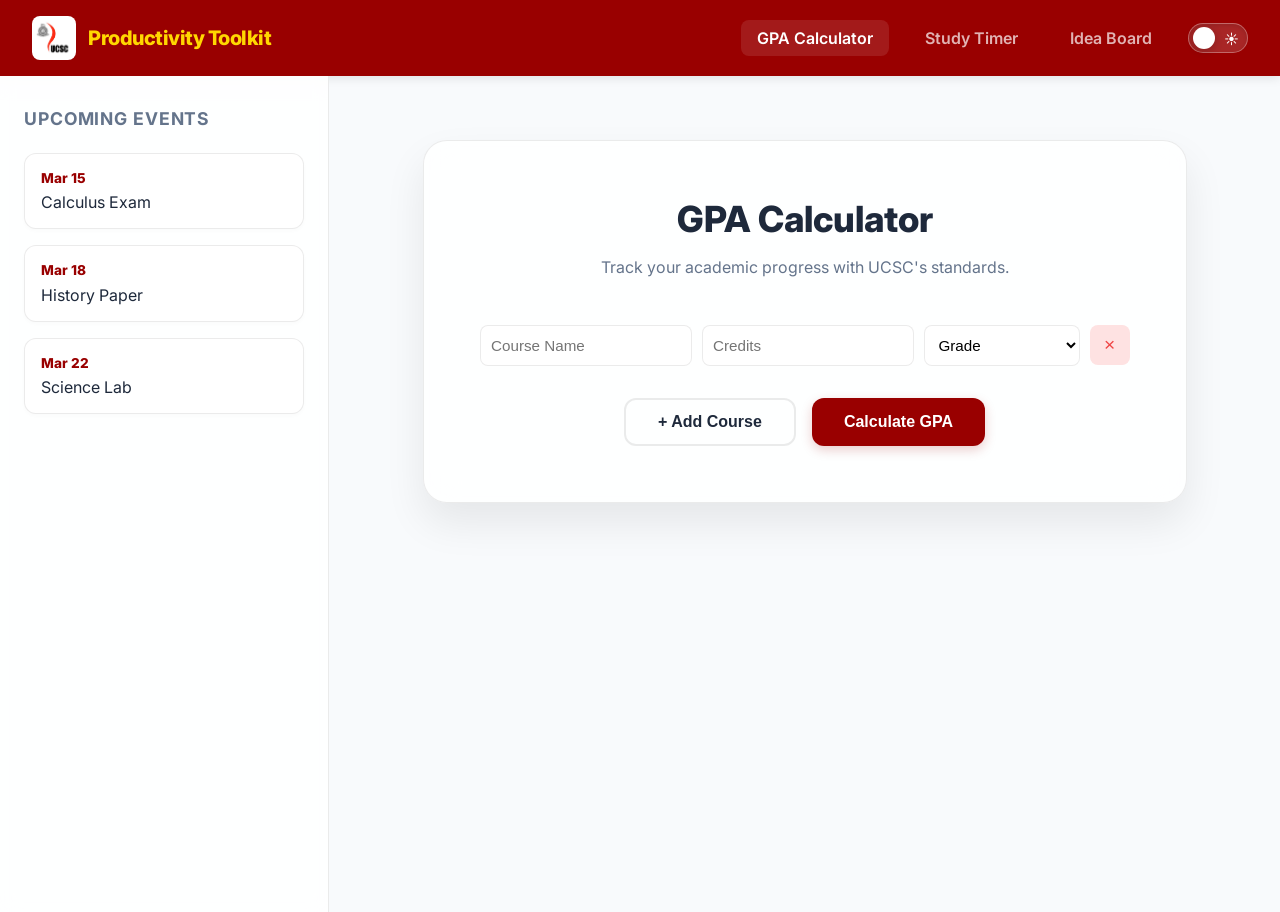
<file: productivity-app/index.html>
<!DOCTYPE html>
<html lang="en">
<head>
    <meta charset="UTF-8">
    <meta name="viewport" content="width=device-width, initial-scale=1.0">
    <title>Student Productivity Toolkit</title>
    <link href="https://fonts.googleapis.com/css2?family=Inter:wght@400;600;700;800&display=swap" rel="stylesheet">
    <link rel="stylesheet" href="style.css">
</head>
<body>
    <nav class="navbar">
        <div class="logo">
            <img src="../Docs/327162517_582127033332355_5263584791571388767_n.jpg" alt="UCSC Logo" class="logo-img">
            Productivity Toolkit
        </div>
        <ul class="nav-links">
            <li><a href="#" class="nav-item active" data-section="gpa-calc">GPA Calculator</a></li>
            <li><a href="#" class="nav-item" data-section="study-timer">Study Timer</a></li>
            <li><a href="#" class="nav-item" data-section="idea-board">Idea Board</a></li>
            <li>
                <label class="theme-switch" for="checkbox">
                    <input type="checkbox" id="checkbox" />
                    <div class="slider"></div>
                </label>
            </li>
        </ul>
    </nav>

    <div class="page-layout">
        <aside class="sidebar">
            <h3>Upcoming Events</h3>
            <ul class="event-list">
                <li><strong>Mar 15</strong> Calculus Exam</li>
                <li><strong>Mar 18</strong> History Paper</li>
                <li><strong>Mar 22</strong> Science Lab</li>
            </ul>
        </aside>

        <main class="main-content">
            <!-- GPA Calculator Section -->
            <section id="gpa-calc" class="content-section">
                <div class="glass-card fade-in">
                    <h1>GPA Calculator</h1>
                    <p>Track your academic progress with UCSC's standards.</p>
                    
                    <div id="course-list">
                        <div class="course-row">
                            <input type="text" placeholder="Course Name" class="course-name">
                            <input type="number" placeholder="Credits" class="course-credits" min="0" step="0.5">
                            <select class="course-grade">
                                <option value="" disabled selected>Grade</option>
                                <option value="4.0">A+ / A</option>
                                <option value="3.7">A-</option>
                                <option value="3.3">B+</option>
                                <option value="3.0">B</option>
                                <option value="2.7">B-</option>
                                <option value="2.3">C+</option>
                                <option value="2.0">C</option>
                                <option value="1.7">C-</option>
                                <option value="1.3">D+</option>
                                <option value="1.0">D</option>
                                <option value="0.0">F</option>
                            </select>
                            <button class="remove-btn">&times;</button>
                        </div>
                    </div>

                    <div class="calculator-actions">
                        <button id="add-course-btn" class="secondary-btn">+ Add Course</button>
                        <button id="calculate-btn" class="primary-btn">Calculate GPA</button>
                    </div>

                    <div id="gpa-result" class="result-display hidden">
                        <h3>Overall GPA</h3>
                        <span id="gpa-score">0.00</span>
                    </div>
                </div>
            </section>

            <!-- Study Timer Section -->
            <section id="study-timer" class="content-section hidden">
                <div class="glass-card fade-in">
                    <h1>Study Timer</h1>
                    <p>Stay focused with the Pomodoro technique.</p>
                    
                    <div class="timer-container">
                        <div id="timer-display" class="timer-display">25:00</div>
                        
                        <div class="timer-controls">
                            <button id="start-btn" class="primary-btn">Start</button>
                            <button id="pause-btn" class="secondary-btn">Pause</button>
                            <button id="reset-btn" class="secondary-btn">Reset</button>
                        </div>
                    </div>

                    <div class="timer-modes">
                        <button class="mode-btn active" data-minutes="25">Pomodoro</button>
                        <button class="mode-btn" data-minutes="5">Short Break</button>
                        <button class="mode-btn" data-minutes="15">Long Break</button>
                    </div>
                </div>
            </section>

            <!-- Idea Board Section -->
            <section id="idea-board" class="content-section hidden">
                <div class="glass-card fade-in">
                    <h1>Group Idea Board</h1>
                    <p>Collaborate and brainstorm with your team.</p>

                    <!-- Stats Row -->
                    <div class="idea-stats">
                        <div class="stat-item">
                            <span class="stat-label">Total Ideas</span>
                            <span id="stat-total" class="stat-value">0</span>
                        </div>
                        <div class="stat-item">
                            <span class="stat-label">Contributors</span>
                            <span id="stat-users" class="stat-value">0</span>
                        </div>
                        <div class="stat-item">
                            <span class="stat-label">Your Ideas</span>
                            <span id="stat-personal" class="stat-value">0</span>
                        </div>
                    </div>

                    <!-- Add User Form -->
                    <div class="idea-action-box">
                        <h3>Add Member</h3>
                        <div class="idea-input-row">
                            <input type="text" id="new-user-input" placeholder="Enter name...">
                            <button id="add-user-btn" class="secondary-btn">Add</button>
                        </div>
                    </div>

                    <!-- Add Idea Form -->
                    <div class="idea-action-box">
                        <h3>Add New Idea</h3>
                        <div class="idea-input-row flex-wrap">
                            <select id="user-select">
                                <option value="" disabled selected>Select User</option>
                            </select>
                            <input type="text" id="idea-input" placeholder="Share your brilliant idea...">
                            <button id="add-idea-btn" class="primary-btn">Add Idea</button>
                        </div>
                    </div>

                    <!-- Idea List -->
                    <div class="idea-list-container">
                        <div class="list-header">
                            <h3>Collected Ideas</h3>
                            <span id="count-badge">0 items</span>
                        </div>
                        <div id="ideas-container" class="idea-grid">
                            <!-- Ideas injected via JS -->
                        </div>
                    </div>
                </div>
            </section>
        </main>
    </div>

    <script src="script.js"></script>
</body>
</html>
</file>
<file: productivity-app/style.css>
:root {
    --brand-red: #990000;
    --brand-gold: #B8860B;
    --brand-gold-light: #FFD700;
    --bg-page: #f8fafc;
    --bg-card: rgba(255, 255, 255, 0.85);
    --text-main: #1e293b;
    --text-muted: #64748b;
    --border-subtle: rgba(0, 0, 0, 0.08);
}

body.dark-mode {
    --bg-page: #0f172a;
    --bg-card: rgba(30, 41, 59, 0.85);
    --text-main: #f8fafc;
    --text-muted: #94a3b8;
}

body {
    font-family: 'Inter', sans-serif;
    margin: 0;
    background-color: var(--bg-page);
    color: var(--text-main);
    transition: 0.3s;
}

.navbar {
    background: var(--brand-red);
    color: white;
    padding: 1rem 2rem;
    display: flex;
    justify-content: space-between;
    align-items: center;
    box-shadow: 0 2px 10px rgba(0,0,0,0.1);
}

.logo {
    font-size: 1.25rem;
    font-weight: 800;
    letter-spacing: -0.025em;
    color: var(--brand-gold-light);
    display: flex;
    align-items: center;
    gap: 0.75rem;
}

.logo-img {
    width: 40px;
    height: 40px;
    border-radius: 8px;
    object-fit: cover;
    background: white;
    padding: 2px;
}

.nav-links {
    list-style: none;
    display: flex;
    gap: 20px;
    align-items: center;
    margin: 0;
}

.nav-item {
    color: rgba(255,255,255,0.7);
    text-decoration: none;
    font-weight: 600;
    padding: 0.5rem 1rem;
    border-radius: 8px;
    transition: 0.2s;
}

.nav-item.active, .nav-item:hover {
    color: white;
    background: rgba(255,255,255,0.1);
}

.page-layout {
    display: flex;
    min-height: calc(100vh - 64px);
}

/* Sidebar Styling Restore */
.sidebar {
    width: 280px;
    padding: 2rem 1.5rem;
    background: var(--bg-card);
    border-right: 1px solid var(--border-subtle);
    backdrop-filter: blur(10px);
}

.sidebar h3 {
    margin-top: 0;
    font-size: 1.1rem;
    text-transform: uppercase;
    letter-spacing: 0.05em;
    color: var(--text-muted);
    margin-bottom: 1.5rem;
}

.event-list {
    list-style: none;
    padding: 0;
    display: flex;
    flex-direction: column;
    gap: 1rem;
}

.event-list li {
    background: white;
    padding: 1rem;
    border-radius: 12px;
    border: 1px solid var(--border-subtle);
    box-shadow: 0 2px 4px rgba(0,0,0,0.02);
    display: flex;
    flex-direction: column;
    gap: 0.4rem;
    transition: 0.3s ease;
}

body.dark-mode .event-list li {
    background: rgba(255,255,255,0.05);
}

.event-list li:hover {
    transform: translateY(-2px);
    box-shadow: 0 4px 12px rgba(0,0,0,0.05);
    border-color: var(--brand-red);
}

.event-list li strong {
    color: var(--brand-red);
    font-size: 0.85rem;
    font-weight: 800;
}

/* Main Content Area */
.main-content {
    flex: 1;
    padding: 4rem 2rem;
    display: flex;
    justify-content: center;
    align-items: flex-start;
}

.content-section {
    width: 100%;
    display: flex;
    justify-content: center;
}

.content-section.hidden {
    display: none !important;
}

.glass-card {
    background: var(--bg-card);
    backdrop-filter: blur(16px);
    border: 1px solid var(--border-subtle);
    padding: 3.5rem;
    border-radius: 24px;
    width: 100%;
    max-width: 650px;
    box-shadow: 0 20px 40px rgba(0,0,0,0.08);
    text-align: center;
}

.glass-card h1 {
    margin: 0 0 0.75rem 0;
    font-size: 2.25rem;
    font-weight: 800;
}

.glass-card p {
    color: var(--text-muted);
    margin-bottom: 3rem;
}

/* Timer Display */
.timer-display {
    font-size: 8rem;
    font-weight: 800;
    color: var(--brand-red);
    margin: 1rem 0 3rem 0;
    font-variant-numeric: tabular-nums;
    letter-spacing: -2px;
}

/* Timer Layout Fix */
.timer-controls {
    display: flex;
    justify-content: center;
    gap: 1rem;
    margin-bottom: 2.5rem;
}

.timer-modes {
    display: flex;
    justify-content: center;
    gap: 0.5rem;
    background: rgba(0, 0, 0, 0.04);
    padding: 0.5rem;
    border-radius: 16px;
    display: inline-flex;
}

body.dark-mode .timer-modes {
    background: rgba(255, 255, 255, 0.05);
}

/* Button System */
.primary-btn, .secondary-btn {
    height: 48px;
    padding: 0 2rem;
    border-radius: 12px;
    font-weight: 700;
    font-size: 1rem;
    cursor: pointer;
    transition: all 0.2s cubic-bezier(0.4, 0, 0.2, 1);
    display: inline-flex;
    align-items: center;
    justify-content: center;
}

.primary-btn {
    background: var(--brand-red);
    color: white;
    border: none;
    box-shadow: 0 4px 12px rgba(153, 0, 0, 0.2);
}

.primary-btn:hover {
    background: #b30000;
    transform: translateY(-1px);
    box-shadow: 0 6px 16px rgba(153, 0, 0, 0.3);
}

.secondary-btn {
    background: transparent;
    border: 2px solid var(--border-subtle);
    color: var(--text-main);
}

.secondary-btn:hover {
    background: var(--bg-page);
    border-color: var(--text-muted);
}

/* Mode Switcher Buttons */
.mode-btn {
    padding: 0.6rem 1.25rem;
    border-radius: 10px;
    border: none;
    background: transparent;
    color: var(--text-muted);
    font-weight: 600;
    font-size: 0.9rem;
    cursor: pointer;
    transition: 0.2s;
}

.mode-btn:hover {
    color: var(--text-main);
}

.mode-btn.active {
    background: white;
    color: var(--brand-red);
    box-shadow: 0 2px 8px rgba(0,0,0,0.08);
}

body.dark-mode .mode-btn.active {
    background: var(--brand-red);
    color: white;
}

/* Redesigned Theme Switcher */
.theme-switch {
    position: relative;
    width: 60px;
    height: 30px;
    cursor: pointer;
    display: inline-block;
}

.theme-switch input {
    opacity: 0;
    width: 0;
    height: 0;
}

.slider {
    position: absolute;
    top: 0;
    left: 0;
    right: 0;
    bottom: 0;
    background: rgba(255, 255, 255, 0.15);
    border: 1px solid rgba(255, 255, 255, 0.3);
    border-radius: 30px;
    transition: 0.4s cubic-bezier(0.4, 0, 0.2, 1);
    display: flex;
    align-items: center;
    padding: 0 6px;
    box-shadow: inset 0 2px 4px rgba(0,0,0,0.1);
}

.slider:before {
    position: absolute;
    content: "";
    height: 22px;
    width: 22px;
    left: 4px;
    background-color: white;
    border-radius: 50%;
    transition: 0.4s cubic-bezier(0.4, 0, 0.2, 1);
    z-index: 2;
    box-shadow: 0 2px 8px rgba(0,0,0,0.2);
}

/* Icons inside the slider */
.slider::after {
    content: "☀️";
    position: absolute;
    right: 8px;
    font-size: 14px;
    transition: 0.3s;
    opacity: 1;
}

input:checked + .slider {
    background: #1e293b;
    border-color: var(--brand-gold-light);
}

input:checked + .slider:before {
    transform: translateX(30px);
    background-color: var(--brand-gold-light);
}

/* Change icon when checked */
input:checked + .slider::after {
    content: "🌙";
    left: 8px;
    right: auto;
    opacity: 1;
}

.theme-switch:hover .slider:before {
    box-shadow: 0 0 12px rgba(255, 255, 255, 0.5);
}

body.dark-mode .theme-switch:hover .slider:before {
    box-shadow: 0 0 12px rgba(255, 215, 0, 0.4);
}

/* GPA Styles */
.course-row { display: flex; gap: 10px; margin-bottom: 12px; }
.course-row input, .course-row select { 
    flex: 1;
    padding: 10px; 
    border: 1px solid var(--border-subtle); 
    border-radius: 8px;
    font-size: 0.95rem;
    background: white;
}
body.dark-mode .course-row input, body.dark-mode .course-row select {
    background: rgba(255,255,255,0.05);
    color: white;
}
.remove-btn { 
    background: #fee2e2; 
    color: #ef4444; 
    border: none; 
    border-radius: 8px; 
    width: 40px;
    height: 40px;
    cursor: pointer;
    font-size: 1.2rem;
    transition: 0.2s;
}
.remove-btn:hover { background: #fecaca; }
.calculator-actions { display: flex; gap: 1rem; margin-top: 2rem; justify-content: center; }
.result-display { margin-top: 2.5rem; text-align: center; padding: 1.5rem; background: rgba(153,0,0,0.05); border-radius: 16px; border: 1px solid rgba(153,0,0,0.1); }
#gpa-score { font-size: 3rem; font-weight: 800; color: var(--brand-red); display: block; margin-top: 0.5rem; }

@keyframes fadeIn { from { opacity: 0; transform: translateY(10px); } to { opacity: 1; transform: translateY(0); } }
.fade-in { animation: fadeIn 0.5s ease-out; }

.hidden { display: none !important; }

/* --- Idea Board Specific Styles --- */
.idea-stats {
    display: grid;
    grid-template-columns: repeat(3, 1fr);
    gap: 1.5rem;
    margin-bottom: 2.5rem;
}

.stat-item {
    background: rgba(0, 0, 0, 0.02);
    padding: 1.25rem;
    border-radius: 16px;
    border: 1px solid var(--border-subtle);
    text-align: center;
}

body.dark-mode .stat-item { background: rgba(255, 255, 255, 0.03); }

.stat-label {
    display: block;
    font-size: 0.85rem;
    color: var(--text-muted);
    text-transform: uppercase;
    letter-spacing: 0.05em;
    margin-bottom: 0.5rem;
}

.stat-item .stat-value {
    font-size: 1.75rem;
    font-weight: 800;
    color: var(--brand-red);
}

body.dark-mode .stat-item .stat-value { color: var(--brand-gold-light); }

.idea-action-box {
    margin-bottom: 2rem;
    padding: 1.5rem;
    background: rgba(0, 0, 0, 0.015);
    border-radius: 16px;
    border: 1px dashed var(--border-subtle);
    text-align: left;
}

body.dark-mode .idea-action-box { background: rgba(255, 255, 255, 0.02); }

.idea-action-box h3 {
    margin-top: 0;
    margin-bottom: 1.25rem;
    font-size: 1rem;
    font-weight: 700;
    color: var(--text-main);
}

.idea-input-row {
    display: flex;
    gap: 12px;
    align-items: center;
}

.idea-input-row.flex-wrap { flex-wrap: wrap; }

.idea-input-row input, .idea-input-row select {
    background: white;
    border: 1.5px solid var(--border-subtle);
    padding: 0.6rem 1rem;
    border-radius: 8px;
    color: var(--text-main);
    flex: 1;
    min-width: 150px;
}

body.dark-mode .idea-input-row input, body.dark-mode .idea-input-row select {
    background: rgba(255, 255, 255, 0.05);
    color: white;
}

.idea-list-container {
    margin-top: 2.5rem;
    text-align: left;
}

.list-header {
    display: flex;
    justify-content: space-between;
    align-items: center;
    margin-bottom: 1.5rem;
    padding-bottom: 0.75rem;
    border-bottom: 2px solid var(--border-subtle);
}

.list-header h3 { margin: 0; font-size: 1.25rem; }

#count-badge { font-size: 0.85rem; color: var(--text-muted); font-weight: 600; }

.idea-grid {
    display: flex;
    flex-direction: column;
    gap: 1rem;
}

.idea-item {
    background: white;
    padding: 1.25rem;
    border-radius: 12px;
    border: 1px solid var(--border-subtle);
    display: flex;
    align-items: center;
    gap: 1rem;
    transition: 0.2s;
    text-align: left;
}

body.dark-mode .idea-item { background: rgba(255, 255, 255, 0.03); }

.idea-item:hover {
    transform: translateX(5px);
    border-color: var(--brand-red);
    box-shadow: 0 4px 12px rgba(0,0,0,0.05);
}

.idea-number {
    width: 32px;
    height: 32px;
    background: rgba(153, 0, 0, 0.1);
    color: var(--brand-red);
    border-radius: 50%;
    display: flex;
    align-items: center;
    justify-content: center;
    font-weight: 800;
    font-size: 0.85rem;
    flex-shrink: 0;
}

body.dark-mode .idea-number { background: rgba(255, 215, 0, 0.2); color: var(--brand-gold-light); }

.idea-content { flex: 1; }

.idea-text { font-weight: 600; font-size: 1.05rem; margin-bottom: 2px; }

.idea-meta { font-size: 0.85rem; color: var(--text-muted); }

.user-tag { color: var(--brand-red); font-weight: 700; }
body.dark-mode .user-tag { color: var(--brand-gold-light); }

.delete-idea-btn {
    background: transparent;
    border: none;
    color: var(--text-muted);
    cursor: pointer;
    padding: 8px;
    border-radius: 8px;
    transition: 0.2s;
    font-size: 1.1rem;
}

.delete-idea-btn:hover { background: #fee2e2; color: #ef4444; }

@media (max-width: 600px) {
    .idea-stats { grid-template-columns: 1fr; }
    .idea-input-row { flex-direction: column; align-items: stretch; }
}
</file>
